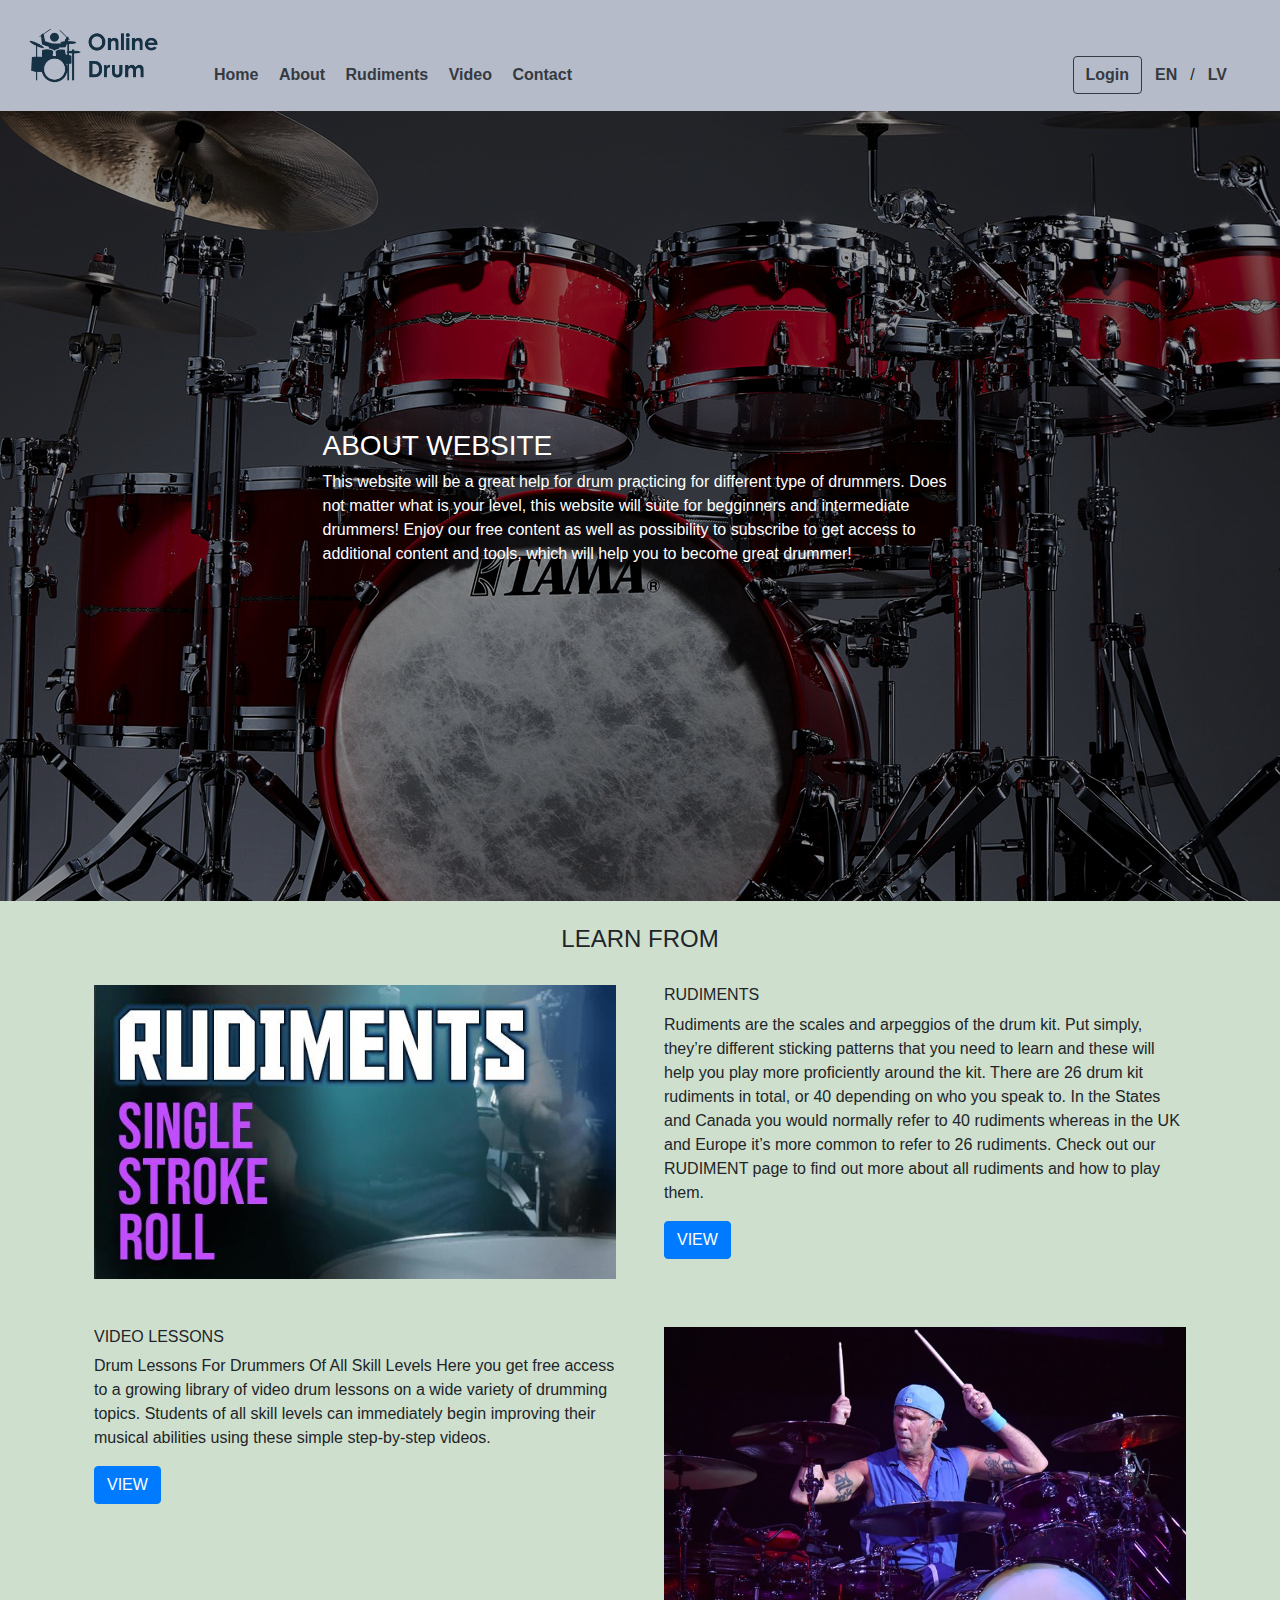
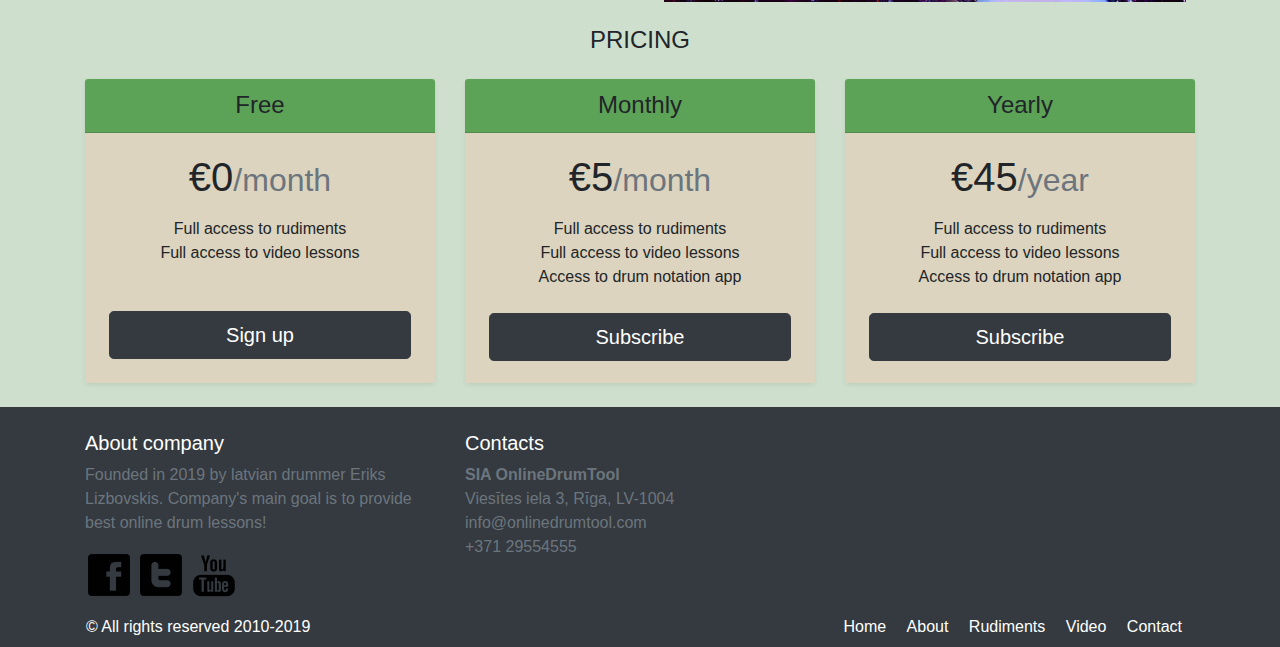
<file: index.html>
<!DOCTYPE html>
<html>

<head>
  <title>Onlinedrumtool</title>
  <meta charset="utf-8" />
  <meta name="viewport" content="width=device-width, initial-scale=1, shrink-to-fit=no" />
  <link rel="stylesheet" href="styles/bootstrap.min.css" />
  <link rel="stylesheet" href="styles/styles.css" />
</head>

<body>
  <header class="d-flex flex-column flex-md-row align-items-center p-3 px-md-4 mb-0 bg-white shadow-sm header">
    <a class="navbar-brand">
      <img src="img/logo.png" width="150" class="d-inline-block" alt="" />
    </a>
    <nav class="navbar">
      <nav class="my-2 my-md-0 mr-md-3 font-weight-bold">
        <a class="p-2 text-dark" href="index.html">Home</a>
        <a class="p-2 text-dark" href="about.html">About</a>
        <a class="p-2 text-dark" href="rudiments.html">Rudiments</a>
        <a class="p-2 text-dark" href="video.html">Video</a>
        <a class="p-2 text-dark" href="contact.html">Contact</a>
      </nav>
      <div class="form-inline">
        <a class="btn btn-outline-dark font-weight-bold" href="login.html">Login</a>
        <a class="btn btn-link text-dark font-weight-bold" href="#">EN</a>/
        <a class="btn btn-link text-dark font-weight-bold" href="#">LV</a>
      </div>
    </nav>
  </header>
  <section class="p-0 hero " style="text-align: right;">
    <div class="hero-overlay">
      <div class="container">
        <div class="row justify-content-center">
          <div class="col-md-7 text-white" style="text-align: left;">
            <h3 class="mb-2">ABOUT WEBSITE</h3>
            <p>
              This website will be a great help for drum practicing for different
              type of drummers. Does not matter what is your level, this website
              will suite for begginners and intermediate drummers! Enjoy our free
              content as well as possibility to subscribe to get access to
              additional content and tools, which will help you to become great
              drummer!
            </p>
          </div>
        </div>
      </div>
    </div>
    </div>
  </section>
  <section class="container mt-4">
    <h4 class="text-center">LEARN FROM</h4>
    <div class="row">
      <div class="col-md-6 p-4">
        <img src="img/rudiments.jpg" alt="Rudiments" width="100%" />
      </div>
      <div class="col-md-6 p-4">
        <h6>RUDIMENTS</h6>
        <p>
          Rudiments are the scales and arpeggios of the drum kit. Put simply,
          they’re different sticking patterns that you need to learn and these
          will help you play more proficiently around the kit. There are 26
          drum kit rudiments in total, or 40 depending on who you speak to. In
          the States and Canada you would normally refer to 40 rudiments
          whereas in the UK and Europe it’s more common to refer to 26
          rudiments. Check out our RUDIMENT page to find out more about all
          rudiments and how to play them.
        </p>
        <a href="rudiments.html" class="btn btn-primary">VIEW</a>
      </div>
    </div>
    <div class="row">
      <div class="col-md-6 p-4">
        <h6>VIDEO LESSONS</h6>
        <p>
          Drum Lessons For Drummers Of All Skill Levels Here you get free
          access to a growing library of video drum lessons on a wide variety
          of drumming topics. Students of all skill levels can immediately
          begin improving their musical abilities using these simple
          step-by-step videos.
        </p>
        <a href="video.html" class="btn btn-primary">VIEW</a>
      </div>
      <div class="col-md-6 p-4">
        <img src="img/video_HP.jpg" alt="video_HP" width="100%" />
      </div>
    </div>
  </section>
  <section class="container">
    <h4 class="text-center mb-4">PRICING</h4>
    <div class="card-deck text-center">
      <div class="col-lg-4">
        <div class="card mb-4 shadow-sm">
          <div class="card-header" style="background-color:#5ca257" ;>
            <h4 class="my-0 font-weight-normal">Free</h4>
          </div>
          <div class="card-body px-4" style="background-color:#dcd4be;height:178px;">
            <h1 class="card-title pricing-card-title">€0<small class="text-muted">/month</small></h1>
            <ul class="list-unstyled mt-3 mb-4">
              <li>Full access to rudiments</li>
              <li>Full access to video lessons</li>
            </ul>
          </div>
          <div class="card-footer px-4 pt-0 pb-4" style="background-color:#dcd4be">
            <a href="subscribe.html" class="btn btn-lg btn-block btn-dark">Sign up</a>
          </div>
        </div>
      </div>
      <div class="col-lg-4">
        <div class="card mb-4 shadow-sm">
          <div class="card-header" style="background-color:#5ca257" ;>
            <h4 class="my-0 font-weight-normal">Monthly</h4>
          </div>
          <div class="card-body px-4" style="background-color:#dcd4be" ;>
            <h1 class="card-title pricing-card-title">€5<small class="text-muted">/month</small></h1>
            <ul class="list-unstyled mt-3 mb-4">
              <li>Full access to rudiments</li>
              <li>Full access to video lessons</li>
              <li>Access to drum notation app</li>
            </ul>
            <a href="subscribe.html" class="btn btn-lg btn-block btn-dark">Subscribe</a>
          </div>
        </div>
      </div>
      <div class="col-lg-4">
        <div class="card mb-4 shadow-sm">
          <div class="card-header" style="background-color:#5ca257" ;>
            <h4 class="my-0 font-weight-normal">Yearly</h4>
          </div>
          <div class="card-body px-4" style="background-color:#dcd4be" ;>
            <h1 class="card-title pricing-card-title">€45<small class="text-muted">/year</small></h1>
            <ul class="list-unstyled mt-3 mb-4">
              <li>Full access to rudiments</li>
              <li>Full access to video lessons</li>
              <li>Access to drum notation app</li>
            </ul>
            <a href="subscribe.html" class="btn btn-lg btn-block btn-dark">Subscribe</a>
          </div>
        </div>
      </div>
  </section>
  <footer class="pt-4 pt-md-4 bg-dark footer">
    <div class="container">
      <div class="row text-white">
        <div class="col-md-4 mb-2">
          <h5>About company</h5>
          <p class="text-muted">Founded in 2019 by latvian drummer Eriks Lizbovskis. Company's main goal
            is to provide best online drum lessons!
          </p>
          <a href="https://www.facebook.com" class="text-decoration-none">
            <img src="img/facebook.png" />
          </a>
          <a href="https://www.twitter.com" class="text-decoration-none">
            <img src="img/twitter.png" />
          </a>
          <a href="https://www.youtube.com" class="text-decoration-none">
            <img src="img/youtube.png" />
          </a>
        </div>
        <div class="col-md-8">
          <h5>Contacts</h5>
          <ul class="list-unstyled text-small">
            <li class="text-muted font-weight-bold">SIA OnlineDrumTool</li>
            <li class="text-muted">Viesītes iela 3, Rīga, LV-1004</li>
            <li class="text-muted">info@onlinedrumtool.com</li>
            <li class="text-muted">+371 29554555</li>
          </ul>
        </div>
      </div>
      <div class="row">
        <nav class="navbar">
          <div class="form-inline">
            <a class="text-white"> © All rights reserved 2010-2019</a>
          </div>
          <nav class="my-2 my-md-0 mr-md-1">
            <a class="p-2 text-white" href="index.html">Home</a>
            <a class="p-2 text-white" href="about.html">About</a>
            <a class="p-2 text-white" href="rudiments.html">Rudiments</a>
            <a class="p-2 text-white" href="video.html">Video</a>
            <a class="p-2 text-white" href="contact.html">Contact</a>
          </nav>
        </nav>
      </div>
    </div>
  </footer>
</body>

</html>
</file>
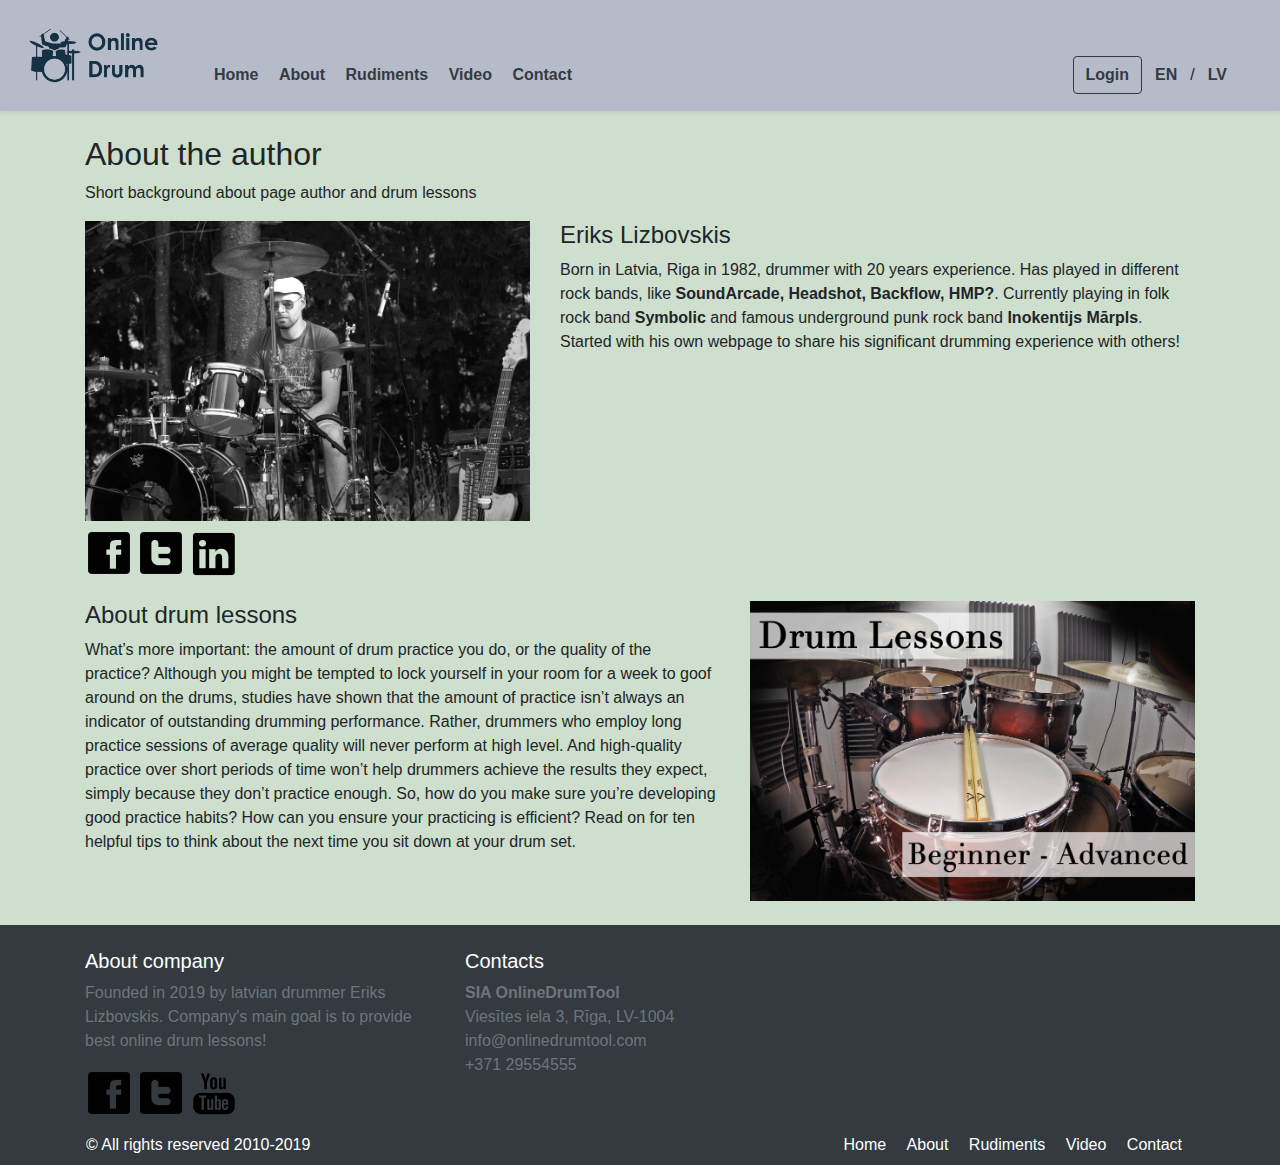
<file: about.html>
<!DOCTYPE html>
<html>

<head>
    <title>Onlinedrumtool</title>
    <meta charset="utf-8" />
    <meta name="viewport" content="width=device-width, initial-scale=1, shrink-to-fit=no" />
    <link rel="stylesheet" href="styles/bootstrap.min.css" />
    <link rel="stylesheet" href="styles/styles.css" />
</head>

<body>
    <header class="d-flex flex-column flex-md-row align-items-center p-3 px-md-4 mb-0 bg-white shadow-sm header">
        <a class="navbar-brand">
            <img src="img/logo.png" width="150" class="d-inline-block" alt="" />
        </a>
        <nav class="navbar">
            <nav class="my-2 my-md-0 mr-md-3 font-weight-bold">
                <a class="p-2 text-dark" href="index.html">Home</a>
                <a class="p-2 text-dark" href="about.html">About</a>
                <a class="p-2 text-dark" href="rudiments.html">Rudiments</a>
                <a class="p-2 text-dark" href="video.html">Video</a>
                <a class="p-2 text-dark" href="contact.html">Contact</a>
            </nav>
            <div class="form-inline">
                <a class="btn btn-outline-dark font-weight-bold" href="login.html">Login</a>
                <a class="btn btn-link text-dark font-weight-bold" href="#">EN</a>/
                <a class="btn btn-link text-dark font-weight-bold" href="#">LV</a>
            </div>
        </nav>
    </header>
    <section class="container my-4">
        <h2>About the author</h2>
        <p>Short background about page author and drum lessons</p>
        <div class="row">
            <div class="col-md-5">
                <img class="mb-2" src="img/author.jpg" width="100%" height="300px" />
                <a href="https://www.facebook.com/eriks.lizbovskis?ref=bookmarks">
                    <img src="img/facebook.png" />
                </a>
                <a href="https://twitter.com/eriksdrummer">
                    <img src="img/twitter.png" />
                </a>
                <a href="https://www.linkedin.com/in/eriks-lizbovskis-47a77660/">
                    <img src="img/linkedin.png" />
                </a>
            </div>
            <div class="col-md-7">
                <h4>Eriks Lizbovskis</h4>
                <p> Born in Latvia, Riga in 1982, drummer with 20 years experience. Has played in different rock bands,
                    like <b>SoundArcade, Headshot,
                        Backflow,
                        HMP?</b>. Currently playing in folk rock band <b>Symbolic</b> and famous underground punk rock
                    band
                    <b>Inokentijs Mārpls</b>. Started with his own webpage to share his significant drumming experience
                    with others!
                </p>
            </div>
        </div>
        <div class="row my-4">
            <div class="col-md-7">
                <h4>About drum lessons</h4>
                <p>What’s more important: the amount of drum practice you do, or the quality of the practice? Although
                    you might be tempted to lock yourself in your room for a week to goof around on the drums, studies
                    have shown that the amount of practice isn’t always an indicator of outstanding drumming
                    performance. Rather, drummers who employ long practice sessions of average quality will never
                    perform at high level. And high-quality practice over short periods of time won’t help drummers
                    achieve the results they expect, simply because they don’t practice enough.

                    So, how do you make sure you’re developing good practice habits? How can you ensure your practicing
                    is efficient? Read on for ten helpful tips to think about the next time you sit down at your drum
                    set.
                </p>
            </div>
            <div class="col-md-5">
                <img src="img/drum lessons.jpg" width="100%" height="300px" />
            </div>
        </div>
    </section>

    <footer class="pt-4 pt-md-4 bg-dark footer">
        <div class="container">
            <div class="row text-white">
                <div class="col-md-4 mb-2">
                    <h5>About company</h5>
                    <p class="text-muted">Founded in 2019 by latvian drummer Eriks Lizbovskis. Company's main goal
                        is to provide best online drum lessons!
                    </p>
                    <a href="https://www.facebook.com" class="text-decoration-none">
                        <img src="img/facebook.png" />
                    </a>
                    <a href="https://www.twitter.com" class="text-decoration-none">
                        <img src="img/twitter.png" />
                    </a>
                    <a href="https://www.youtube.com" class="text-decoration-none">
                        <img src="img/youtube.png" />
                    </a>
                </div>
                <div class="col-md-8">
                    <h5>Contacts</h5>
                    <ul class="list-unstyled text-small">
                        <li class="text-muted font-weight-bold">SIA OnlineDrumTool</li>
                        <li class="text-muted">Viesītes iela 3, Rīga, LV-1004</li>
                        <li class="text-muted">info@onlinedrumtool.com</li>
                        <li class="text-muted">+371 29554555</li>
                    </ul>
                </div>
            </div>
            <div class="row">
                <nav class="navbar">
                    <div class="form-inline">
                        <a class="text-white"> © All rights reserved 2010-2019</a>
                    </div>
                    <nav class="my-2 my-md-0 mr-md-1">
                        <a class="p-2 text-white" href="index.html">Home</a>
                        <a class="p-2 text-white" href="about.html">About</a>
                        <a class="p-2 text-white" href="rudiments.html">Rudiments</a>
                        <a class="p-2 text-white" href="video.html">Video</a>
                        <a class="p-2 text-white" href="contact.html">Contact</a>
                    </nav>
                </nav>
            </div>
        </div>
    </footer>
</body>

</html>
</file>
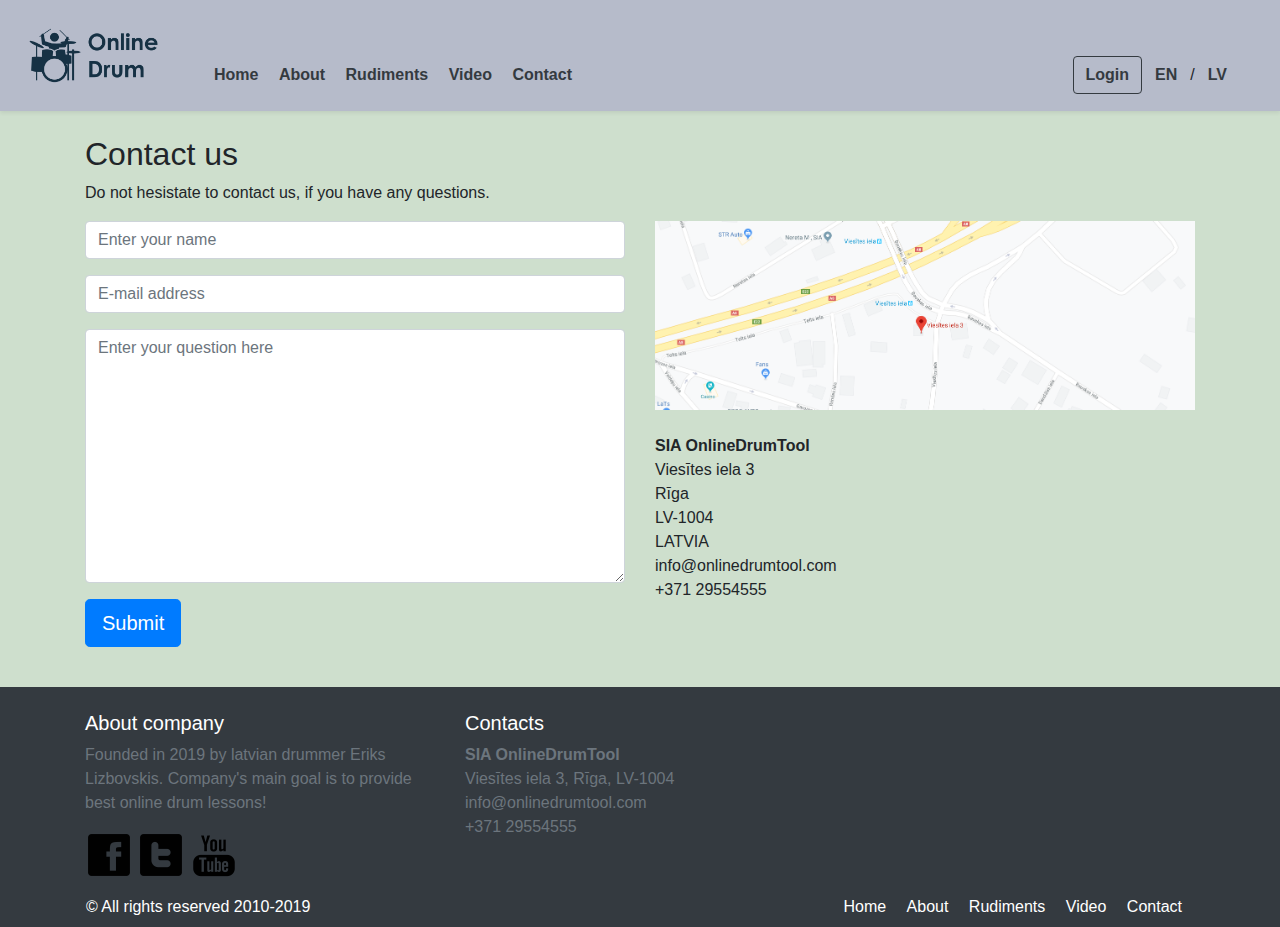
<file: contact.html>
<!DOCTYPE html>
<html>

<head>
    <title>Onlinedrumtool</title>
    <meta charset="utf-8" />
    <meta name="viewport" content="width=device-width, initial-scale=1, shrink-to-fit=no" />
    <link rel="stylesheet" href="styles/bootstrap.min.css" />
    <link rel="stylesheet" href="styles/styles.css" />
</head>

<body>
    <header class="d-flex flex-column flex-md-row align-items-center p-3 px-md-4 mb-0 bg-white shadow-sm header">
        <a class="navbar-brand">
            <img src="img/logo.png" width="150" class="d-inline-block" alt="" />
        </a>
        <nav class="navbar">
            <nav class="my-2 my-md-0 mr-md-3 font-weight-bold">
                <a class="p-2 text-dark" href="index.html">Home</a>
                <a class="p-2 text-dark" href="about.html">About</a>
                <a class="p-2 text-dark" href="rudiments.html">Rudiments</a>
                <a class="p-2 text-dark" href="video.html">Video</a>
                <a class="p-2 text-dark" href="contact.html">Contact</a>
            </nav>
            <div class="form-inline">
                <a class="btn btn-outline-dark font-weight-bold" href="login.html">Login</a>
                <a class="btn btn-link text-dark font-weight-bold" href="#">EN</a>/
                <a class="btn btn-link text-dark font-weight-bold" href="#">LV</a>
            </div>
        </nav>
    </header>
    <section class="container content mt-4">
        <h2>Contact us</h2>
        <p>Do not hesistate to contact us, if you have any questions.</p>
        <div class="row mb-3">
            <div class="col-md-6 mb-4">
                <form>
                    <div class="form-group">
                        <input type="text" name="name" class="form-control" placeholder="Enter your name"></textarea>
                    </div>
                    <div class="form-group">
                        <input type="email" name="email" class="form-control" placeholder="E-mail address">
                    </div>
                    <div class="form-group">
                        <textarea class="form-control" name="message" rows="10"
                            placeholder="Enter your question here"></textarea>
                    </div>
                </form>
                <button class="btn btn-lg btn-primary" type="submit">Submit</button>
            </div>
            <div class="col-md-6">
                <img src="img/google_maps1.png" class="mb-4" width="100%" />
                <ul class="list-unstyled text-small mb-4">
                    <li class="font-weight-bold">SIA OnlineDrumTool</li>
                    <li>Viesītes iela 3</li>
                    <li>Rīga</li>
                    <li>LV-1004</li>
                    <li>LATVIA</li>
                    <li>info@onlinedrumtool.com</li>
                    <li>+371 29554555</li>
                </ul>
            </div>
        </div>
    </section>

    <footer class="pt-4 pt-md-4 bg-dark footer mt-auto">
        <div class="container">
            <div class="row text-white">
                <div class="col-md-4 mb-2">
                    <h5>About company</h5>
                    <p class="text-muted">Founded in 2019 by latvian drummer Eriks Lizbovskis. Company's main goal
                        is to provide best online drum lessons!
                    </p>
                    <a href="https://www.facebook.com" class="text-decoration-none">
                        <img src="img/facebook.png" />
                    </a>
                    <a href="https://www.twitter.com" class="text-decoration-none">
                        <img src="img/twitter.png" />
                    </a>
                    <a href="https://www.youtube.com" class="text-decoration-none">
                        <img src="img/youtube.png" />
                    </a>
                </div>
                <div class="col-md-8">
                    <h5>Contacts</h5>
                    <ul class="list-unstyled text-small">
                        <li class="text-muted font-weight-bold">SIA OnlineDrumTool</li>
                        <li class="text-muted">Viesītes iela 3, Rīga, LV-1004</li>
                        <li class="text-muted">info@onlinedrumtool.com</li>
                        <li class="text-muted">+371 29554555</li>
                    </ul>
                </div>
            </div>
            <div class="row">
                <nav class="navbar">
                    <div class="form-inline">
                        <a class="text-white"> © All rights reserved 2010-2019</a>
                    </div>
                    <nav class="my-2 my-md-0 mr-md-1">
                        <a class="p-2 text-white" href="index.html">Home</a>
                        <a class="p-2 text-white" href="about.html">About</a>
                        <a class="p-2 text-white" href="rudiments.html">Rudiments</a>
                        <a class="p-2 text-white" href="video.html">Video</a>
                        <a class="p-2 text-white" href="contact.html">Contact</a>
                    </nav>
                </nav>
            </div>
        </div>
    </footer>
</body>

</html>
</file>
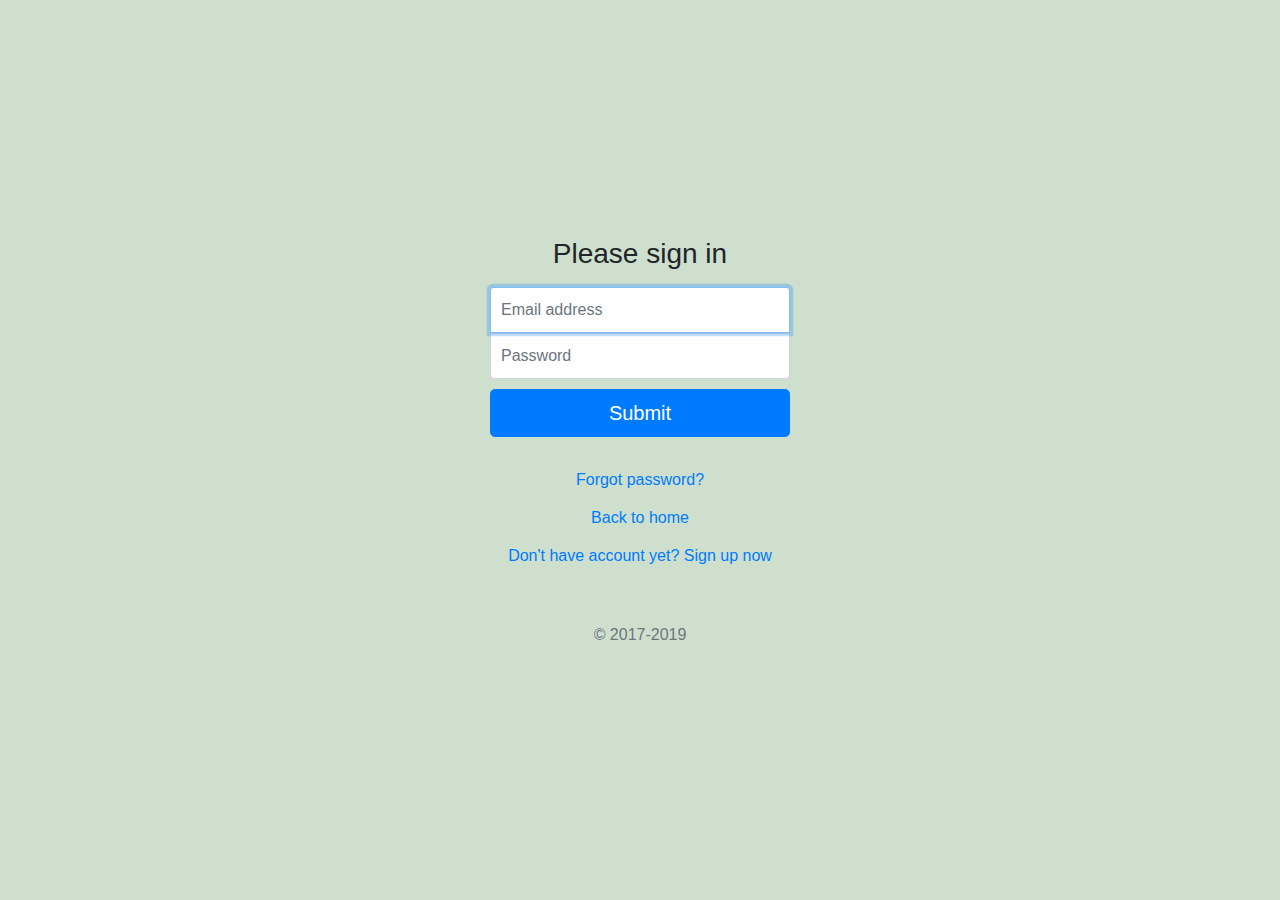
<file: login.html>
<!DOCTYPE html>
<html>

<head>
    <title>Onlinedrumtool</title>
    <meta charset="utf-8" />
    <meta name="viewport" content="width=device-width, initial-scale=1, shrink-to-fit=no" />
    <link rel="stylesheet" href="styles/bootstrap.min.css" />
    <link rel="stylesheet" href="styles/signin.css" />
</head>

<body class="text-center">
    <form class="form-signin">
        <h1 class="h3 mb-3 font-weight-normal">Please sign in</h1>
        <input type="email" name="email" id="inputEmail" class="form-control" placeholder="Email address" required
            autofocus>
        <input type="password" name="password" id="inputPassword" class="form-control" placeholder="Password" required>
        <button class="btn btn-lg btn-primary btn-block mb-4" type="submit">Submit</button>
        <p class="mb-0"><a href="#" class="btn btn-link text-primary">Forgot password?</a></p>
        <p class="mb-0"><a href="index.html" class="btn btn-link text-primary">Back to home</a></p>
        <p class="mb-0"><a href="subscribe.html" class="btn btn-link text-primary">Don't have account yet? Sign up
                now</a></p>
        <p class="mt-5 mb-3 text-muted">&copy; 2017-2019</p>
    </form>
</body>

</html>
</file>
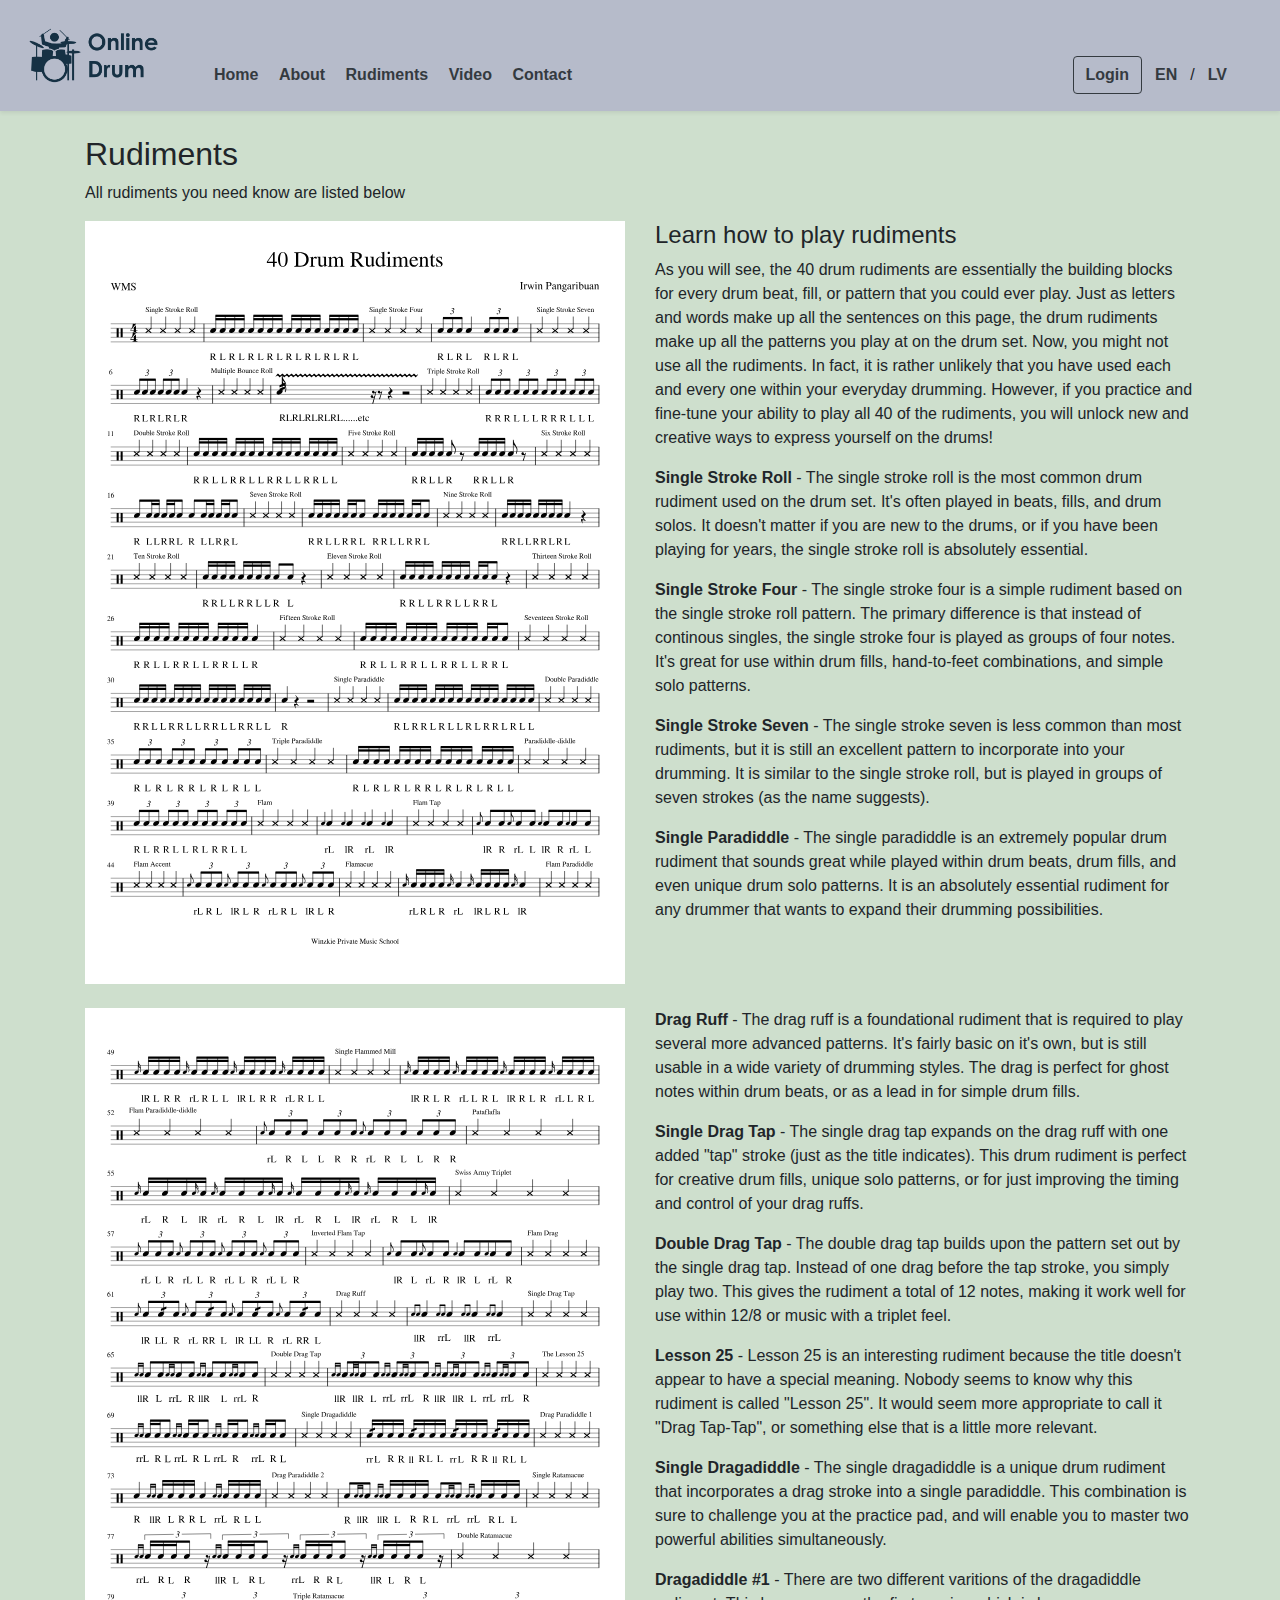
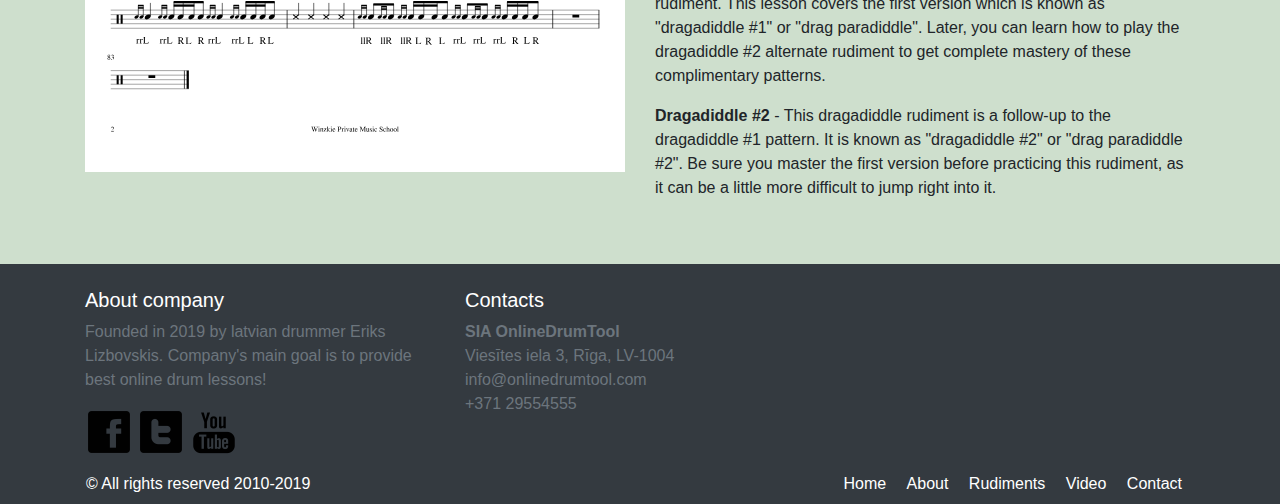
<file: rudiments.html>
<!DOCTYPE html>
<html>

<head>
    <title>Onlinedrumtool</title>
    <meta charset="utf-8" />
    <meta name="viewport" content="width=device-width, initial-scale=1, shrink-to-fit=no" />
    <link rel="stylesheet" href="styles/bootstrap.min.css" />
    <link rel="stylesheet" href="styles/styles.css" />
</head>

<body>
    <header class="d-flex flex-column flex-md-row align-items-center p-3 px-md-4 mb-0 bg-white shadow-sm header">
        <a class="navbar-brand">
            <img src="img/logo.png" width="150" class="d-inline-block" alt="" />
        </a>
        <nav class="navbar">
            <nav class="my-2 my-md-0 mr-md-3 font-weight-bold">
                <a class="p-2 text-dark" href="index.html">Home</a>
                <a class="p-2 text-dark" href="about.html">About</a>
                <a class="p-2 text-dark" href="rudiments.html">Rudiments</a>
                <a class="p-2 text-dark" href="video.html">Video</a>
                <a class="p-2 text-dark" href="contact.html">Contact</a>
            </nav>
            <div class="form-inline">
                <a class="btn btn-outline-dark font-weight-bold" href="login.html">Login</a>
                <a class="btn btn-link text-dark font-weight-bold" href="#">EN</a>/
                <a class="btn btn-link text-dark font-weight-bold" href="#">LV</a>
            </div>
        </nav>
    </header>
    <section class="container my-4">
        <h2>Rudiments</h2>
        <p>All rudiments you need know are listed below</p>
        <div class="row">
            <div class="col-lg-6 mb-4">
                <img src="img/rudiments_1.svg" width="100%" style="background-color: white;" />
            </div>
            <div class="col-lg-6 mb-4">
                <h4>Learn how to play rudiments</h4>
                <p>As you will see, the 40 drum rudiments are essentially the building blocks for every drum beat, fill,
                    or pattern that you could ever play. Just as letters and words make up all the sentences on this
                    page, the drum rudiments make up all the patterns you play at on the drum set.

                    Now, you might not use all the rudiments. In fact, it is rather unlikely that you have used each and
                    every one within your everyday drumming. However, if you practice and fine-tune your ability to play
                    all 40 of the rudiments, you will unlock new and creative ways to express yourself on the drums!

                    <p><b>Single Stroke Roll</b> - The single stroke roll is the most common drum rudiment used on the
                        drum
                        set.
                        It's often played in beats, fills, and drum solos. It doesn't matter if you are new to the
                        drums, or
                        if you have been playing for years, the single stroke roll is absolutely essential.</p>

                    <p><b>Single Stroke Four</b> - The single stroke four is a simple rudiment based on the single
                        stroke roll
                        pattern. The primary difference is that instead of continous singles, the single stroke four is
                        played as groups of four notes. It's great for use within drum fills, hand-to-feet combinations,
                        and
                        simple solo patterns.</p>

                    <p><b>Single Stroke Seven</b> - The single stroke seven is less common than most rudiments, but it
                        is still
                        an
                        excellent pattern to incorporate into your drumming. It is similar to the single stroke roll,
                        but is
                        played in groups of seven strokes (as the name suggests).</p>
                    <p><b>Single Paradiddle</b> - The single
                        paradiddle
                        is an extremely popular drum rudiment that sounds great while played within drum beats, drum
                        fills,
                        and even unique drum solo patterns. It is an absolutely essential rudiment for any drummer
                        that
                        wants to expand their drumming possibilities. </p>
            </div>
        </div>
        <div class="row">
            <div class="col-lg-6 mb-4">
                <img src="img/rudiments_2.svg" width="100%" style="background-color: white;" />
            </div>
            <div class="col-lg-6 mb-4">
                <p><b>Drag Ruff</b> - The drag ruff is a foundational rudiment that is required to play several more
                    advanced
                    patterns. It's fairly basic on it's own, but is still usable in a wide variety of drumming styles.
                    The drag is perfect for ghost notes within drum beats, or as a lead in for simple drum fills.</p>

                <p><b>Single Drag Tap </b>- The single drag tap expands on the drag ruff with one added "tap" stroke
                    (just as
                    the title indicates). This drum rudiment is perfect for creative drum fills, unique solo patterns,
                    or for just improving the timing and control of your drag ruffs.</p>

                <p><b>Double Drag Tap </b>- The double drag tap builds upon the pattern set out by the single drag tap.
                    Instead of one drag before the tap stroke, you simply play two. This gives the rudiment a total of
                    12 notes, making it work well for use within 12/8 or music with a triplet feel.</p>

                <p><b>Lesson 25</b> - Lesson 25 is an interesting rudiment because the title doesn't appear to have a
                    special
                    meaning. Nobody seems to know why this rudiment is called "Lesson 25". It would seem more
                    appropriate to call it "Drag Tap-Tap", or something else that is a little more relevant.</p>

                <p><b>Single Dragadiddle </b>- The single dragadiddle is a unique drum rudiment that incorporates a drag
                    stroke into a single paradiddle. This combination is sure to challenge you at the practice pad, and
                    will enable you to master two powerful abilities simultaneously.</p>

                <p><b>Dragadiddle #1</b> - There are two different varitions of the dragadiddle rudiment. This lesson
                    covers
                    the first version which is known as "dragadiddle #1" or "drag paradiddle". Later, you can learn how
                    to play the dragadiddle #2 alternate rudiment to get complete mastery of these complimentary
                    patterns.</p>

                <p><b>Dragadiddle #2</b> - This dragadiddle rudiment is a follow-up to the dragadiddle #1 pattern. It is
                    known
                    as "dragadiddle #2" or "drag paradiddle #2". Be sure you master the first version before practicing
                    this rudiment, as it can be a little more difficult to jump right into it.</p>
            </div>


        </div>





    </section>

    <footer class="pt-4 pt-md-4 bg-dark footer">
        <div class="container">
            <div class="row text-white">
                <div class="col-md-4 mb-2">
                    <h5>About company</h5>
                    <p class="text-muted">Founded in 2019 by latvian drummer Eriks Lizbovskis. Company's main goal
                        is to provide best online drum lessons!
                    </p>
                    <a href="https://www.facebook.com" class="text-decoration-none">
                        <img src="img/facebook.png" />
                    </a>
                    <a href="https://www.twitter.com" class="text-decoration-none">
                        <img src="img/twitter.png" />
                    </a>
                    <a href="https://www.youtube.com" class="text-decoration-none">
                        <img src="img/youtube.png" />
                    </a>
                </div>
                <div class="col-md-8">
                    <h5>Contacts</h5>
                    <ul class="list-unstyled text-small">
                        <li class="text-muted font-weight-bold">SIA OnlineDrumTool</li>
                        <li class="text-muted">Viesītes iela 3, Rīga, LV-1004</li>
                        <li class="text-muted">info@onlinedrumtool.com</li>
                        <li class="text-muted">+371 29554555</li>
                    </ul>
                </div>
            </div>
            <div class="row">
                <nav class="navbar">
                    <div class="form-inline">
                        <a class="text-white"> © All rights reserved 2010-2019</a>
                    </div>
                    <nav class="my-2 my-md-0 mr-md-1">
                        <a class="p-2 text-white" href="index.html">Home</a>
                        <a class="p-2 text-white" href="about.html">About</a>
                        <a class="p-2 text-white" href="rudiments.html">Rudiments</a>
                        <a class="p-2 text-white" href="video.html">Video</a>
                        <a class="p-2 text-white" href="contact.html">Contact</a>
                    </nav>
                </nav>
            </div>
        </div>
    </footer>
</body>

</html>
</file>
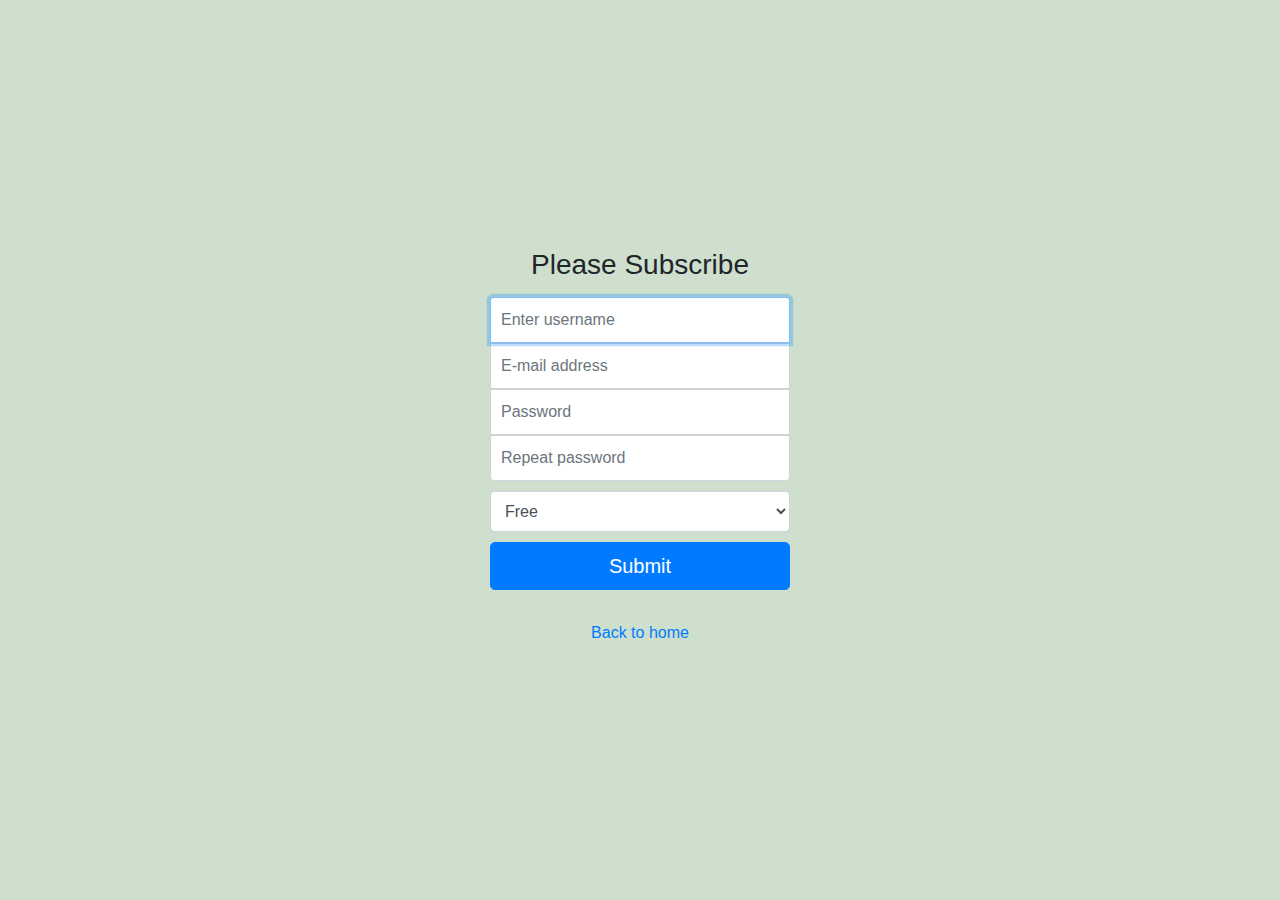
<file: subscribe.html>
<!DOCTYPE html>
<html>

<head>
    <title>Onlinedrumtool</title>
    <meta charset="utf-8" />
    <meta name="viewport" content="width=device-width, initial-scale=1, shrink-to-fit=no" />
    <link rel="stylesheet" href="styles/bootstrap.min.css" />
    <link rel="stylesheet" href="styles/signin.css" />
</head>

<body class="text-center">
    <form class="form-signin">
        <h1 class="h3 mb-3 font-weight-normal">Please Subscribe</h1>
        <input type="text" class="form-control" name="username" placeholder="Enter username" required autofocus />
        <input type="email" class="form-control" name="email" placeholder="E-mail address" required />
        <input type="password" class="form-control" name="password" placeholder="Password" required />
        <input type="password" class="form-control" name="passwordRepeat" placeholder="Repeat password" required />
        <select class="form-control" name="plan">
            <option value="0">Free</option>
            <option value="0">Monthly (5€)</option>
            <option value="0">Yearly (45€)</option>
        </select>
        <button class="btn btn-lg btn-primary btn-block mb-4" type="submit">Submit</button>
        <p class="mb-0"><a href="index.html" class="btn btn-link text-primary">Back to home</a></p>
    </form>
</body>

</html>
</file>
<file: styles/styles.css>
html,
body {
  background-color: #cedfcd;
}

.hero {
  background-image: url(../img/hero_drumkit.jpg);
  background-size: cover;
  background-position: top;
  height: calc(100vh - 110px);
}
.hero-overlay {
  display: flex;
  height: 100%;
  background-color: rgba(0, 0, 0, 0.4);
  align-items: center;
}
.card-deck .card-body {
  height: 250px;
}
.card {
  border: 0;
}
.card-footer {
  border-top: 0px;
}

.navbar {
  width: 100%;
}
.header .navbar {
  padding: 2.5rem 1rem 0rem;
}
.header {
  background-color: rgb(182, 187, 202) !important;
}
.card-deck-footer .card-footer {
  background-color: white;
}
.col-lg-4 {
  padding: 0;
}

.content {
  min-height: calc(100vh - 367px);
}
</file>
<file: styles/signin.css>
html,
body {
  height: 100%;
  background-color: #cedfcd;
}

body {
  display: -ms-flexbox;
  display: flex;
  -ms-flex-align: center;
  align-items: center;
  padding-top: 40px;
  padding-bottom: 40px;
}

.form-signin {
  width: 100%;
  max-width: 330px;
  padding: 15px;
  margin: auto;
}
.form-signin .checkbox {
  font-weight: 400;
}
.form-signin .form-control {
  position: relative;
  box-sizing: border-box;
  height: auto;
  padding: 10px;
  font-size: 16px;
}
.form-signin .form-control:focus {
  z-index: 2;
}
.form-signin input {
  border-radius: 0;
}
.form-signin input:first-of-type {
  border-radius: 3px 3px 0 0;
}
.form-signin input:last-of-type {
  margin-bottom: 10px;
  border-radius: 0 0 3px 3px;
}

.form-signin select {
  margin-bottom: 10px;
}
</file>
